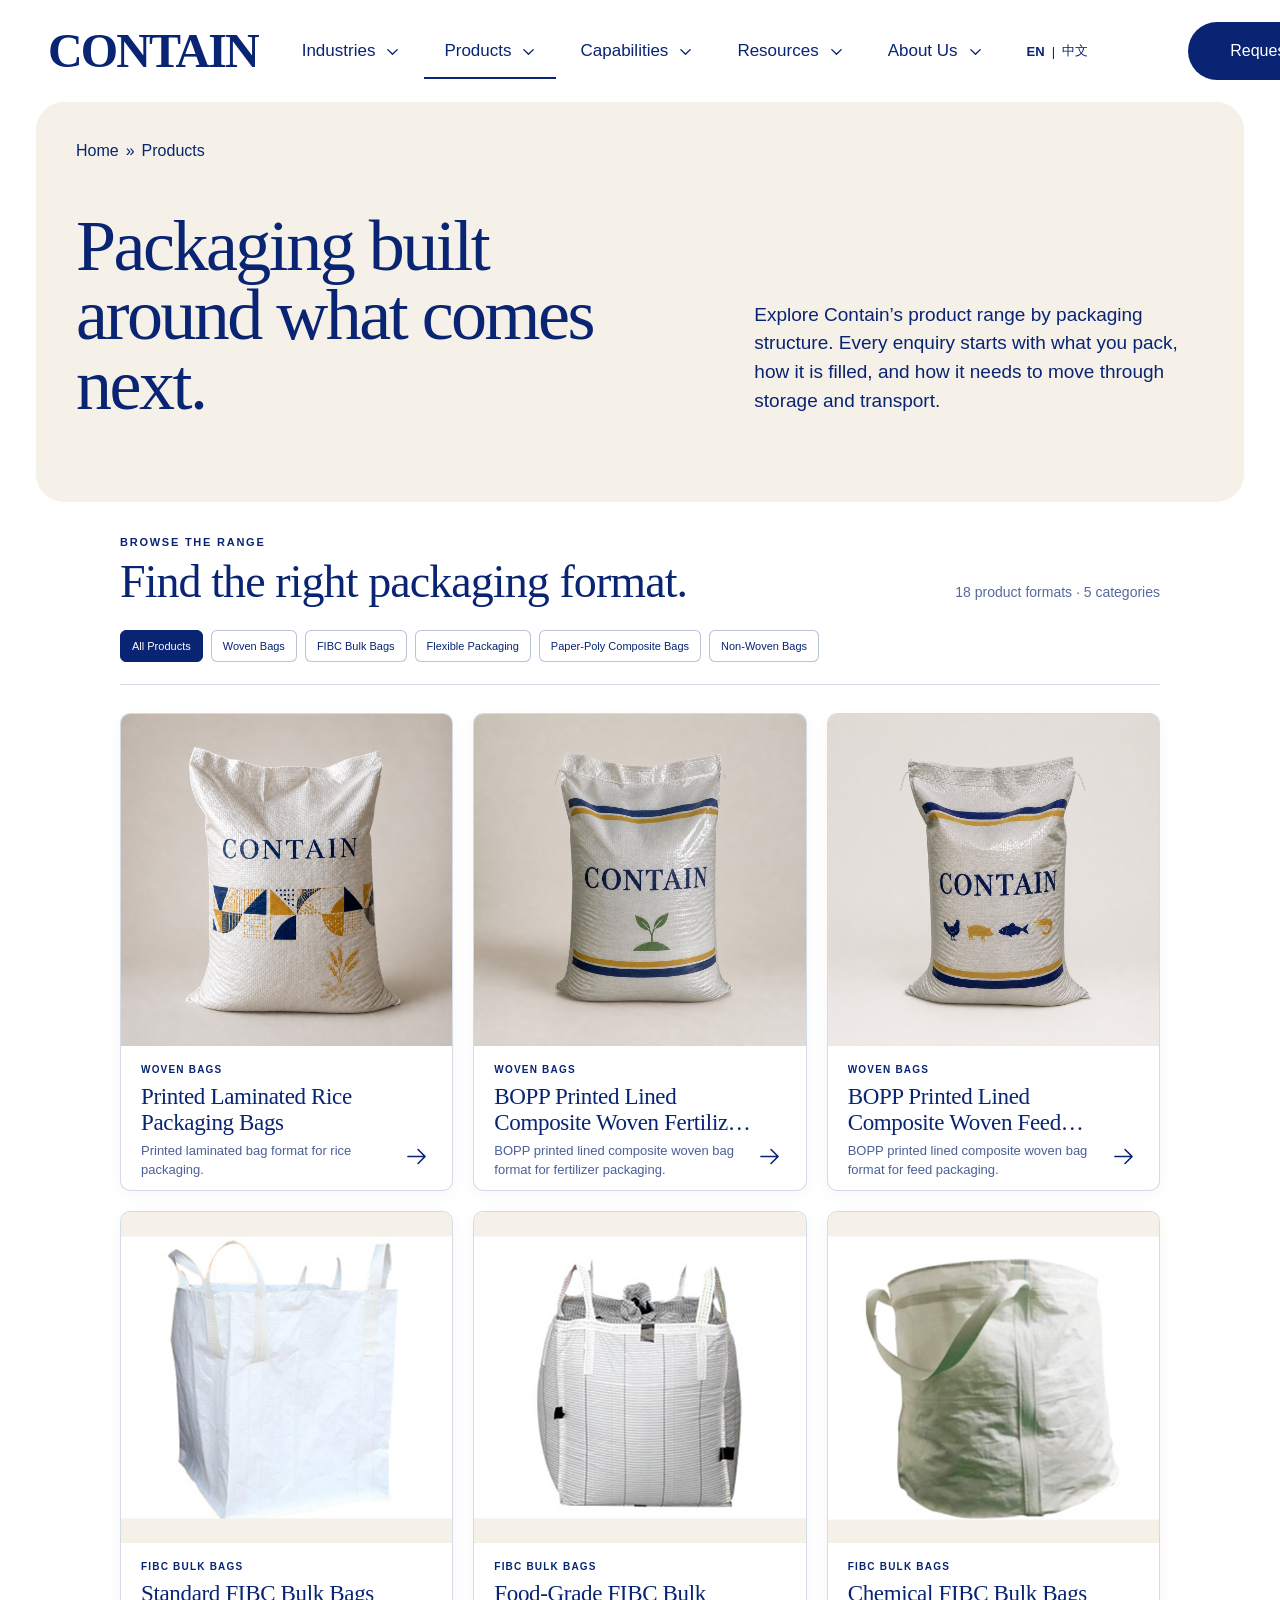
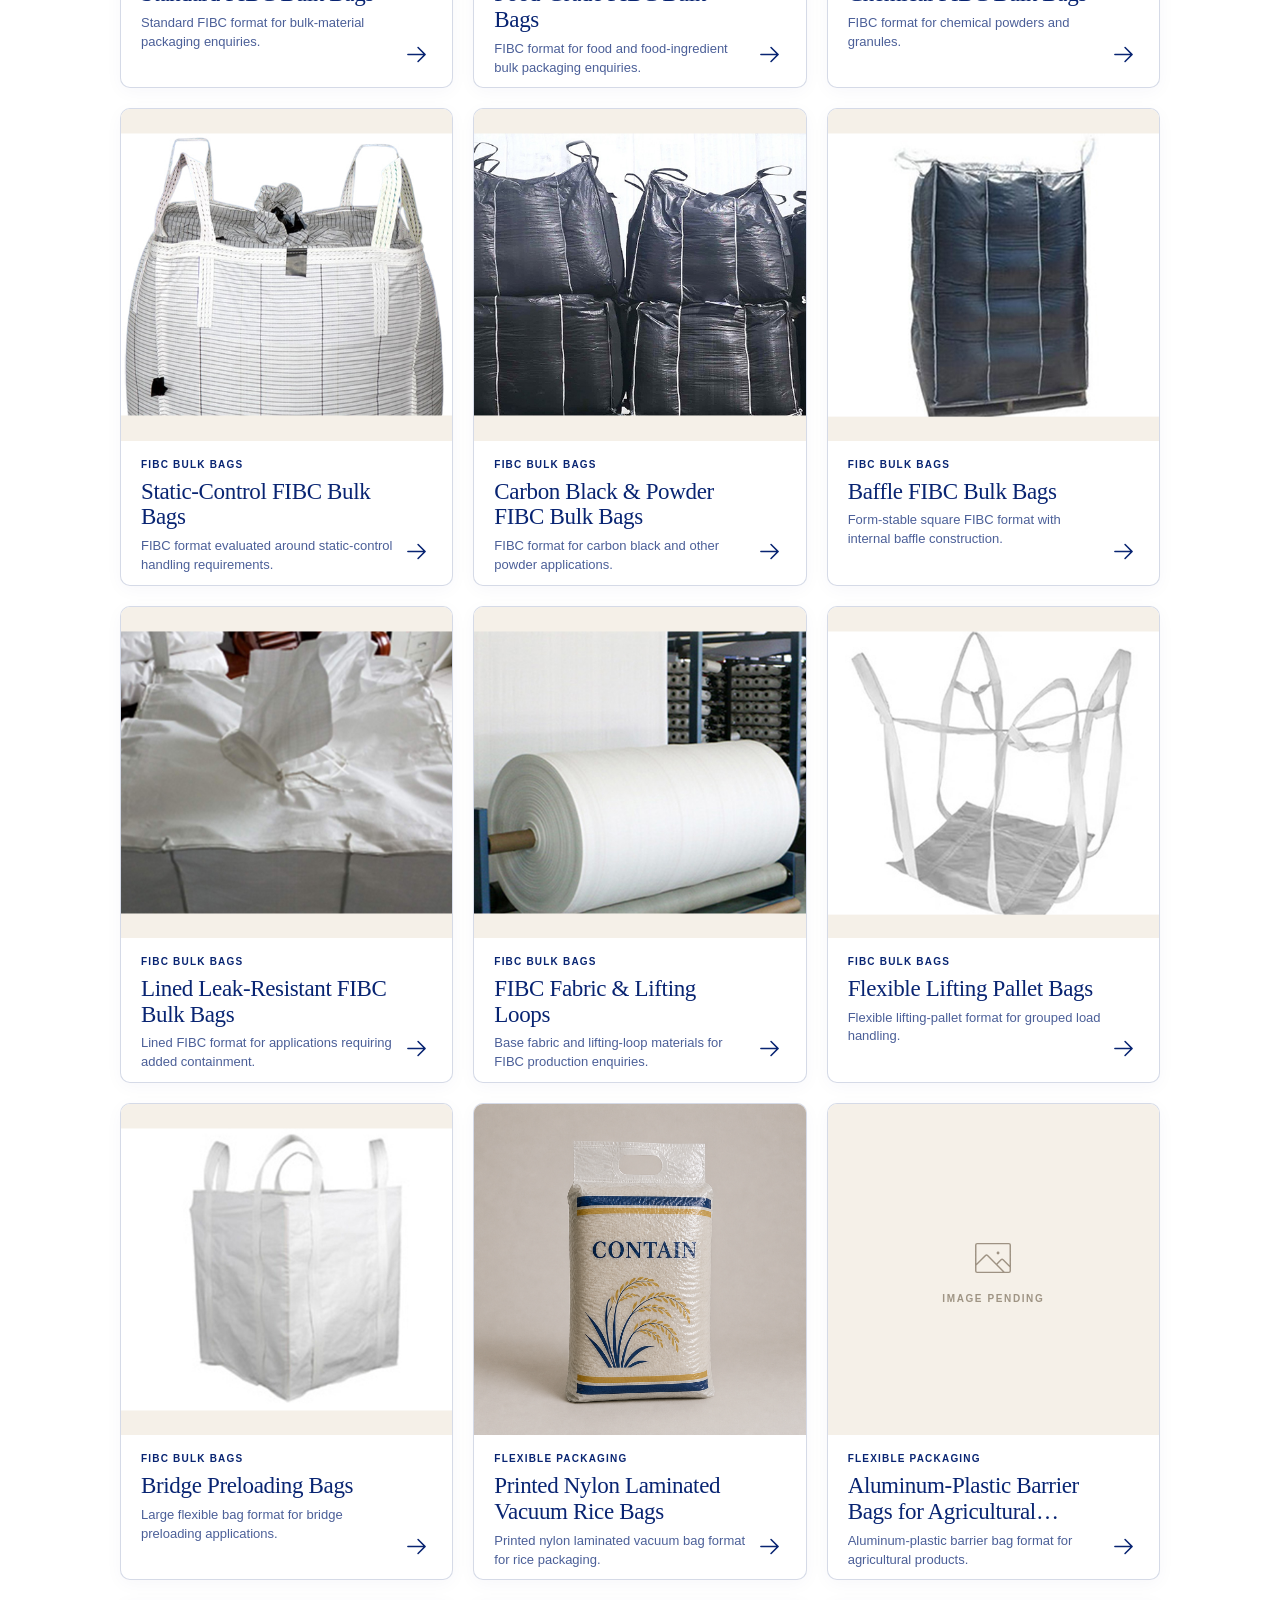
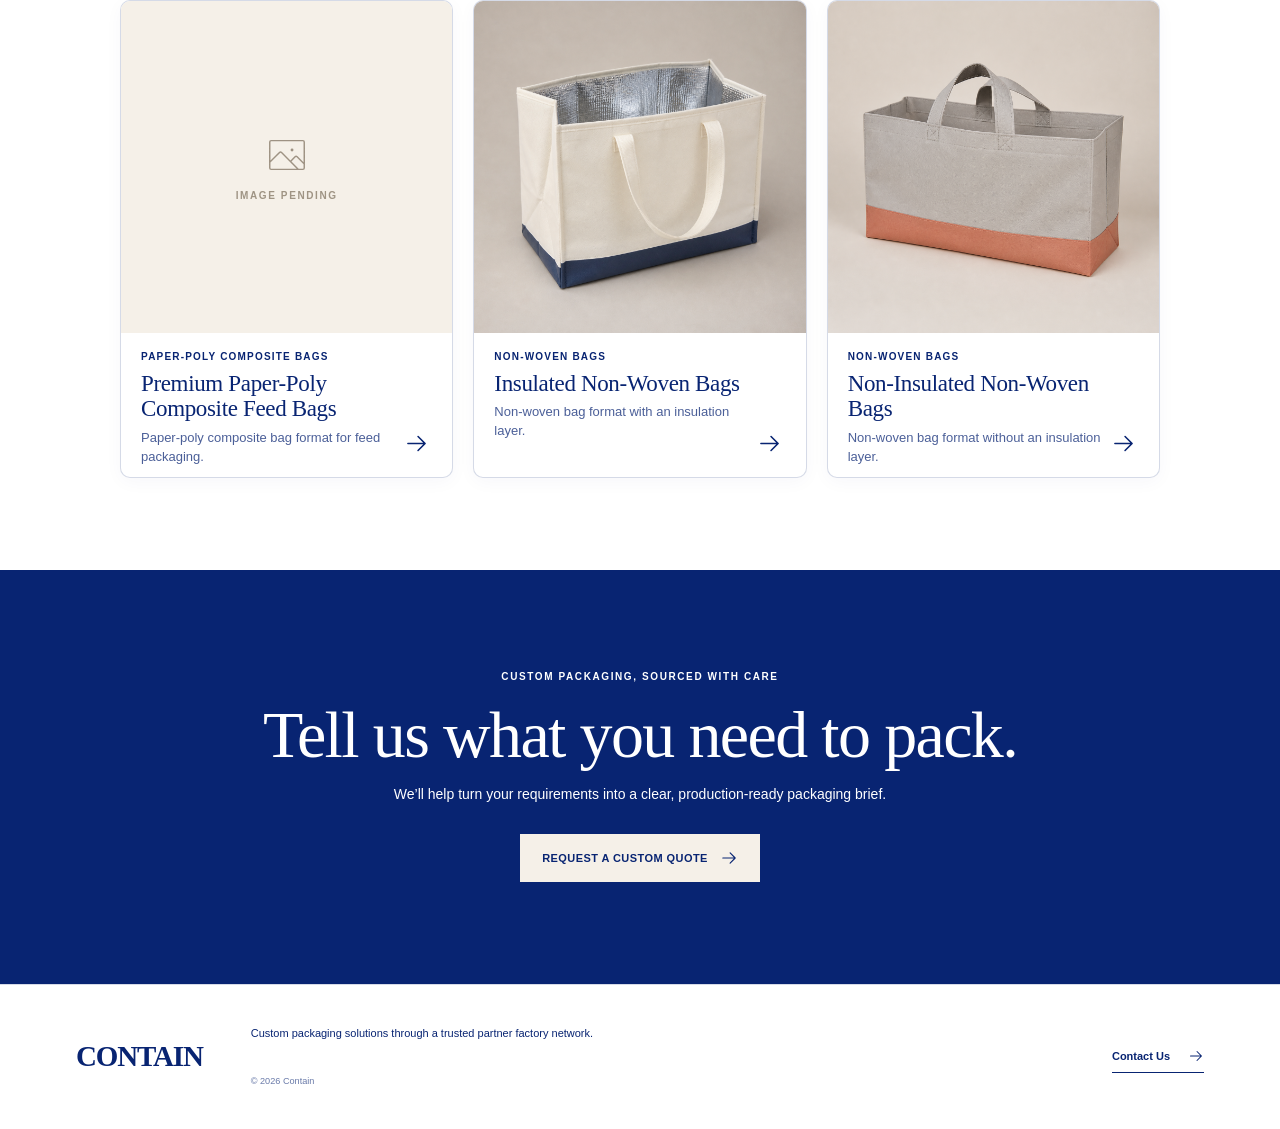
<file: index.html>
<!doctype html>
<html lang="en">
  <head>
    <meta charset="UTF-8" />
    <meta name="viewport" content="width=device-width, initial-scale=1.0" />
    <meta name="description" content="Explore Contain woven, valve, FIBC, flexible and custom barrier packaging products." />
    <title>Products | Contain Packaging</title>
    <script type="module" crossorigin src="/assets/index-e1ekRS_R.js"></script>
    <link rel="stylesheet" crossorigin href="/assets/index-BAmqGZkf.css">
  </head>
  <body>
    <div id="root"></div>
  </body>
</html>
</file>
<file: assets/index-BAmqGZkf.css>
:root{color:#082472;background:#fff;font-family:Avenir Next,Avenir,Helvetica Neue,Arial,sans-serif;font-synthesis:none;--navy: #082472;--hero: #f5f0e8;--line: rgba(8, 36, 114, .17);--serif: Baskerville, "Iowan Old Style", "Palatino Linotype", Georgia, serif}*{box-sizing:border-box}html{scroll-behavior:auto}body{margin:0;min-width:1100px;min-height:100vh;color:var(--navy);background:#fff;-webkit-font-smoothing:antialiased}html[lang=zh-Hans] body{font-family:PingFang SC,Microsoft YaHei,Noto Sans CJK SC,sans-serif}button,input,select,textarea{font:inherit}button,a{color:inherit}a{text-decoration:none}button{cursor:pointer}.site-shell{min-height:100vh;background:#fff}.content-placeholder-page{min-height:calc(100vh - 247px);display:grid;place-items:center;background:#fff}.content-placeholder-page p{margin:0;font:400 42px/1.1 var(--serif);color:#0824728c}.site-header{height:102px;padding:0 36px 0 48px;display:flex;align-items:center;gap:44px;background:#fff}.wordmark{font-family:var(--serif);font-size:48px;line-height:1;font-weight:700;letter-spacing:-.04em}.primary-nav{margin-left:auto;display:flex;align-items:stretch;align-self:stretch;gap:44px;font-size:17px}.primary-nav>a,.products-nav-link,.products-menu-toggle,.capabilities-nav-link,.capabilities-menu-toggle{min-height:100%;border:0;background:transparent;display:flex;align-items:center;white-space:nowrap}.primary-nav>a{position:relative}.primary-nav>a{gap:10px}.nav-group{position:relative;display:flex;align-items:stretch;gap:10px}.products-menu-toggle,.capabilities-menu-toggle{padding:0}.nav-group.current:after{content:"";position:absolute;left:-20px;right:-20px;bottom:23px;height:2px;background:var(--navy)}.primary-nav>a.current-link:after{content:"";position:absolute;left:-20px;right:-20px;bottom:23px;height:2px;background:var(--navy)}.products-dropdown,.capabilities-dropdown{position:absolute;z-index:20;left:-22px;top:80px;width:340px;padding:12px;background:#fff;border:1px solid var(--line);box-shadow:0 18px 45px #08247221}.capabilities-dropdown{width:390px}.products-dropdown a,.capabilities-dropdown a{min-height:48px;padding:0 10px;display:grid;grid-template-columns:28px 1fr auto;align-items:center;gap:8px;border-bottom:1px solid rgba(8,36,114,.08);font-size:13px}.products-dropdown a:last-child,.capabilities-dropdown a:last-child{border-bottom:0}.products-dropdown a span,.capabilities-dropdown a span{opacity:.55;font-size:10px}.primary-button{min-height:58px;border:0;border-radius:999px;padding:0 34px;color:#fff;background:var(--navy);display:inline-flex;align-items:center;justify-content:center;gap:12px}.header-quote{margin-left:56px;min-width:265px;font-size:16px}.language-switch{display:inline-flex;align-items:center;gap:7px;white-space:nowrap;font-size:13px}.language-switch [aria-current=true]{font-weight:800}.products-hero{height:400px;margin:0 36px;padding:40px;border-radius:28px;background:var(--hero)}.breadcrumb{display:flex;align-items:center;gap:7px;font-size:16px}.hero-layout{height:calc(100% - 34px);display:grid;grid-template-columns:1.15fr .85fr;align-items:end;gap:70px;padding-bottom:25px}.hero-layout h1{max-width:780px;margin:0;font-family:var(--serif);font-size:72px;line-height:.97;font-weight:400;letter-spacing:-.035em}.hero-layout p{max-width:540px;margin:0 0 5px;font-size:19px;line-height:1.52}.products-browser{margin:34px 120px 92px}.products-browser-heading{margin-bottom:24px;display:flex;align-items:flex-end;justify-content:space-between;gap:40px}.products-eyebrow{display:block;margin-bottom:9px;font-size:11px;line-height:1.2;font-weight:700;letter-spacing:.16em}.products-browser-heading h2{margin:0;font-family:var(--serif);font-size:46px;line-height:1.05;font-weight:400;letter-spacing:-.02em}.products-browser-heading>p{margin:0 0 4px;color:#082472ad;font-size:14px;line-height:1.4;white-space:nowrap}.product-filters{padding-bottom:22px;border-bottom:1px solid var(--line);display:flex;flex-wrap:nowrap;gap:8px}.product-filters button{min-height:32px;padding:0 11px;border:1px solid rgba(8,36,114,.28);border-radius:6px;color:var(--navy);background:#fff;font-size:11px;line-height:1;white-space:nowrap}.product-filters button.active{border-color:var(--navy);color:#fff;background:var(--navy)}.product-filters button:focus-visible{outline:2px solid var(--navy);outline-offset:3px}.product-grid{margin-top:28px;display:grid;grid-template-columns:repeat(3,minmax(0,1fr));gap:20px}.product-family-section{display:block}.product-family-heading{margin:48px 0 -4px;padding-top:32px;border-top:1px solid var(--line)}.product-family-heading h3{margin:0;font:400 36px/1.1 var(--serif);letter-spacing:-.02em}.product-grid-secondary{margin-top:24px}.product-card{overflow:hidden;border:1px solid var(--line);border-radius:10px;background:#fff;box-shadow:0 4px 18px #08247209}a.product-card{color:inherit;text-decoration:none}.product-card:focus-visible{outline:2px solid var(--navy);outline-offset:3px}.product-card-media{aspect-ratio:1 / 1;position:relative;overflow:hidden;background:var(--hero);display:flex;align-items:center;justify-content:center}.product-card-media img{width:100%;height:100%;display:block;object-fit:cover}.product-card-media>img:not([class]){object-fit:contain}.product-card-fibc .product-card-media>img:not([class]){transform:scale(1.18);transform-origin:center}.product-card-showcase-image,.product-card-real-image{position:absolute;top:0;right:0;bottom:0;left:0;transition:opacity .25s ease}.product-card-showcase-image{object-fit:cover;opacity:1}.product-card-real-image{object-fit:contain!important;opacity:0}.product-card:hover .product-card-showcase-image,.product-card:focus-visible .product-card-showcase-image{opacity:0}.product-card:hover .product-card-real-image,.product-card:focus-visible .product-card-real-image{opacity:1}.product-image-pending{width:100%;height:100%;display:flex;flex-direction:column;align-items:center;justify-content:center;gap:13px;color:#70624ea6}.product-image-pending span{font-size:10px;line-height:1;font-weight:700;letter-spacing:.16em}.product-card-copy{height:144px;padding:18px 54px 17px 20px;position:relative}.product-card-category{display:block;margin-bottom:8px;overflow:hidden;font-size:10px;line-height:1.2;font-weight:800;letter-spacing:.12em;text-transform:uppercase;white-space:nowrap;text-overflow:ellipsis}.product-card h3{margin:0 0 7px;overflow:hidden;font-family:var(--serif);font-size:23px;line-height:1.12;font-weight:400;letter-spacing:-.015em;display:-webkit-box;-webkit-line-clamp:2;-webkit-box-orient:vertical}.product-card p{margin:0;overflow:hidden;color:#082472ba;font-size:13px;line-height:1.45;display:-webkit-box;-webkit-line-clamp:2;-webkit-box-orient:vertical}.product-card-action{position:absolute;right:17px;bottom:14px;width:38px;height:38px;padding:0;border:0;color:var(--navy);background:transparent;display:grid;place-items:center}.closing-cta{padding:96px 32px 102px;text-align:center;color:#fff;background:var(--navy)}.closing-cta>span,.quote-modal>span,.success-state>span{font-size:10px;line-height:1.3;font-weight:800;letter-spacing:.16em}.closing-cta h2{max-width:780px;margin:18px auto;font-family:var(--serif);font-size:66px;line-height:1;font-weight:400;letter-spacing:-.025em}.closing-cta p{margin:0 0 32px;font-size:14px}.light-button{min-height:48px;padding:0 22px;border:0;color:var(--navy);background:var(--hero);display:inline-flex;align-items:center;gap:12px;font-size:11px;font-weight:800;letter-spacing:.04em;text-transform:uppercase}footer{min-height:145px;padding:34px 76px;display:grid;grid-template-columns:auto 1fr auto;gap:20px 48px;align-items:center;border-top:1px solid var(--line);font-size:11px}.footer-wordmark{grid-row:span 2;font-size:29px}footer p{margin:0}footer small{grid-column:2;opacity:.6}footer button{grid-row:span 2;border:0;border-bottom:1px solid currentColor;padding:8px 0;background:transparent;display:flex;align-items:center;gap:18px;font-weight:700}.modal-backdrop{position:fixed;z-index:100;top:0;right:0;bottom:0;left:0;padding:24px;display:grid;place-items:center;background:#020b289e;-webkit-backdrop-filter:blur(6px);backdrop-filter:blur(6px)}.quote-modal{position:relative;width:min(620px,100%);max-height:calc(100vh - 48px);overflow:auto;padding:56px;background:#fff;box-shadow:0 24px 90px #0000004d}.modal-close{position:absolute;top:18px;right:18px;width:42px;height:42px;border:1px solid rgba(8,36,114,.25);background:transparent;display:grid;place-items:center}.quote-modal h2{margin:14px 0 16px;font-family:var(--serif);font-size:54px;line-height:1;font-weight:400}.quote-modal>p,.success-state p{font-size:13px;line-height:1.65}.quote-modal form{margin-top:28px;display:grid;gap:17px}.quote-modal label{display:grid;gap:7px;font-size:10px;font-weight:800;letter-spacing:.1em;text-transform:uppercase}.quote-modal input,.quote-modal select,.quote-modal textarea{width:100%;border:1px solid rgba(8,36,114,.28);border-radius:0;padding:13px 14px;color:var(--navy);background:#fff;font-size:13px;text-transform:none;letter-spacing:normal}.form-submit{justify-self:start;min-height:48px}.quote-shell{width:min(1200px,calc(100% - 96px));margin:0 auto}.quote-hero{min-height:224px;padding:26px 0 32px;background:var(--hero)}.quote-breadcrumb{margin-bottom:25px;display:flex;align-items:center;gap:9px;font-size:13px}.quote-hero .quote-shell>span{display:block;margin-bottom:12px;font-size:13px;font-weight:700}.quote-hero h1{margin:0;font:400 48px/1.04 var(--serif);letter-spacing:-.025em}.quote-hero p{margin:14px 0 0;font-size:15px}.quote-main{padding:36px 0 0}.quote-list-section>h2,.quote-contact>h2{margin:0 0 28px;font:400 30px/1.1 var(--serif)}.quote-undo{margin:-12px 0 16px;padding:10px 14px;background:#edf5ec;display:flex;justify-content:space-between;font-size:13px}.quote-undo button{border:0;border-bottom:1px solid currentColor;background:transparent}.quote-list-item{min-height:240px;padding:0 0 26px;margin-bottom:26px;border-bottom:1px solid var(--line);display:grid;grid-template-columns:220px 1fr;gap:34px}.quote-list-item figure{width:220px;height:220px;margin:0;border-radius:5px;overflow:hidden;background:var(--hero)}.quote-list-item figure img{width:100%;height:100%;display:block;object-fit:contain}.quote-list-item-body{padding:8px 0 0}.quote-list-item h3{margin:0 0 30px;font:400 27px/1.15 var(--serif)}.quote-item-specs{display:grid;grid-template-columns:repeat(5,minmax(110px,1fr));gap:16px;align-items:end}.quote-item-specs>div{min-width:0}.quote-item-specs span{display:block;min-height:31px;margin-bottom:8px;font-size:12px;line-height:1.3}.quote-item-specs strong{min-height:46px;padding:0 14px;border-radius:4px;color:#fff;background:var(--navy);display:flex;align-items:center;justify-content:center;text-align:center;font-size:13px;line-height:1.2}.quote-item-specs .quote-item-quantity{padding-left:20px;border-left:1px solid var(--line)}.quote-item-specs .quote-item-quantity strong{padding:0;color:var(--navy);background:transparent;justify-content:flex-start;font-size:16px}.quote-item-actions{margin-top:25px;display:flex;justify-content:flex-end;gap:28px}.quote-item-actions a,.quote-item-actions button{padding:0;border:0;background:transparent;display:inline-flex;align-items:center;gap:7px;font-size:13px}.quote-add-product{min-height:62px;border:1px solid var(--navy);border-radius:4px;display:flex;align-items:center;justify-content:center;gap:11px;font-weight:700}.quote-empty{padding:52px 24px;margin-bottom:22px;text-align:center;background:var(--hero)}.quote-empty h3{margin:0 0 8px;font:400 30px/1.1 var(--serif)}.quote-empty p{margin:0 0 20px}.quote-empty a{display:inline-flex;align-items:center;gap:9px;font-weight:700}.quote-contact{margin-top:38px;padding:34px 30px 24px;border-radius:5px;background:var(--hero)}.quote-contact-grid{display:grid;grid-template-columns:repeat(3,minmax(0,1fr));gap:22px 28px}.quote-contact label{min-width:0;display:block;font-size:12px;font-weight:700}.quote-contact label em{margin-left:3px;color:#b71928;font-style:normal}.quote-contact input,.quote-contact select,.quote-contact textarea{width:100%;margin-top:9px;border:1px solid rgba(8,36,114,.24);border-radius:4px;color:var(--navy);background:#fff;font-size:13px}.quote-contact input,.quote-contact select{height:48px;padding:0 14px}.quote-contact textarea{padding:13px 14px;resize:vertical}.quote-contact label small{display:block;margin-top:5px;color:#b71928}.quote-contact .span-2{grid-column:span 2}.quote-contact .full{grid-column:1 / -1}.quote-input-icon{position:relative}.quote-input-icon svg{position:absolute;top:24px;right:13px}.quote-file>span{display:block;margin-top:6px;color:#082472a6;font-size:11px;font-weight:400}.quote-file>div{width:max-content;min-height:44px;margin-top:10px;padding:0 14px;border:1px solid rgba(8,36,114,.3);border-radius:4px;background:#fff;display:flex;align-items:center;gap:10px;position:relative;overflow:hidden}.quote-file input{position:absolute;top:0;right:0;bottom:0;left:0;opacity:0;cursor:pointer}.quote-submit-bar{min-height:94px;margin-top:24px;padding:17px 18px;border:1px solid rgba(8,36,114,.22);border-radius:4px;background:#fff;display:grid;grid-template-columns:auto 1fr auto auto;align-items:center;gap:20px}.quote-submit-bar>div{display:grid;gap:6px}.quote-submit-bar>div span{font-size:11px}.quote-submit-bar>a{font-size:12px;font-weight:700}.quote-submit-bar>button{min-width:205px;min-height:56px;border:0;border-radius:4px;color:#fff;background:var(--navy)}.quote-submit-bar>button:disabled{opacity:.45;cursor:not-allowed}.quote-steps{margin:42px 0 54px;display:grid;grid-template-columns:repeat(3,minmax(0,1fr));gap:30px}.quote-steps article{display:grid;grid-template-columns:auto 1fr auto;align-items:center;gap:16px}.quote-steps article>span{width:68px;height:68px;border-radius:50%;background:var(--hero);display:grid;place-items:center}.quote-steps h3{margin:0 0 7px;font-size:15px}.quote-steps p{margin:0;color:#082472b8;font-size:12px;line-height:1.5}.quote-page+.closing-cta{padding:55px 32px 60px}.quote-page+.closing-cta h2{font-size:48px}.quote-success-page{min-height:calc(100vh - 247px);padding:70px 48px;background:var(--hero);display:grid;place-items:center}.quote-success-page>section{width:min(900px,100%);padding:65px 70px;background:#fff;text-align:center}.quote-success-page>section>span{display:block;margin:20px 0 13px;font-size:11px;font-weight:800;letter-spacing:.15em}.quote-success-page h1{margin:0;font:400 58px/1.05 var(--serif)}.quote-success-warning{margin:20px 0 28px;padding:12px;color:#7e3d14;background:#fff5df}.quote-success-summary{margin:30px 0;display:grid;grid-template-columns:repeat(3,minmax(0,1fr));border:1px solid var(--line)}.quote-success-summary>div{min-height:105px;padding:22px 14px;border-right:1px solid var(--line);display:grid;align-content:center;gap:8px}.quote-success-summary>div:last-child{border-right:0}.quote-success-summary span{font-size:12px}.quote-success-summary strong{font-size:18px;overflow-wrap:anywhere}.quote-success-page ul{margin:0 0 28px;padding:0;list-style:none;display:grid;gap:8px}.quote-success-actions{display:flex;justify-content:center;gap:14px}.quote-success-actions a{min-height:48px;padding:0 19px;border:1px solid var(--navy);display:inline-flex;align-items:center;gap:10px;font-weight:700}.quote-success-actions a:first-child{color:#fff;background:var(--navy)}.industries-discovery-page{background:#fff}.industries-discovery-hero{min-height:900px;margin:0 36px;position:relative;overflow:hidden;border-radius:28px;background:var(--hero)}.industries-discovery-hero-image{width:100%;height:100%;position:absolute;top:0;right:0;bottom:0;left:0;display:block;object-fit:cover;object-position:center}.industries-discovery-hero-content{width:54%;min-height:900px;padding:78px 0 64px 50px;position:relative;z-index:1;display:flex;flex-direction:column;align-items:flex-start}.industries-discovery-hero h1{max-width:650px;margin:0;font:400 78px/.98 var(--serif);letter-spacing:-.04em}.industries-discovery-hero-content>p{max-width:500px;margin:22px 0 30px;font-size:18px;line-height:1.5}.industries-discovery-selector{width:min(570px,100%);padding:28px;border:1px solid rgba(8,36,114,.08);border-radius:22px;background:#fffffff0;box-shadow:0 8px 28px #3a2d1f09}.industries-discovery-selector h2{margin:0 0 18px;font:400 28px/1.15 var(--serif);letter-spacing:-.02em}.industries-discovery-options{display:grid;grid-template-columns:repeat(2,minmax(0,1fr));gap:10px}.industries-discovery-options button{min-height:66px;padding:10px 15px;border:1px solid rgba(8,36,114,.16);border-radius:10px;color:var(--navy);background:#fff;display:flex;align-items:center;gap:12px;text-align:left;font-size:13px;line-height:1.25}.industries-discovery-options button.active{border-color:var(--navy);color:#fff;background:var(--navy);box-shadow:0 8px 18px #0824721f}.industries-discovery-options button:focus-visible,.industries-discovery-primary:focus-visible,.industries-discovery-text-action:focus-visible,.industry-path-card a:focus-visible,.industry-path-card button:focus-visible,.industry-recommendation-card:focus-visible{outline:2px solid var(--navy);outline-offset:3px}.industries-discovery-primary{width:100%;min-height:58px;margin-top:16px;padding:0 26px;border:0;border-radius:999px;color:#fff;background:var(--navy);display:flex;align-items:center;justify-content:center;gap:13px;font-size:14px}.industries-discovery-text-action{width:100%;min-height:48px;margin-top:7px;padding:0 12px;border:0;color:var(--navy);background:transparent;display:flex;align-items:center;justify-content:center;gap:13px;font-size:13px;font-weight:600}.industry-recommendations{padding:66px 54px 48px;scroll-margin-top:24px}.industry-recommendations-heading{margin-bottom:30px;text-align:center}.industry-recommendations-heading h2{margin:0;font:400 43px/1.08 var(--serif);letter-spacing:-.025em}.industry-recommendations-heading p{margin:14px 0 0;font-size:16px}.industry-recommendation-grid{display:grid;grid-template-columns:repeat(4,minmax(0,1fr));gap:22px}.industry-recommendation-grid.is-two{width:min(100%,840px);margin-inline:auto;grid-template-columns:repeat(2,minmax(0,1fr))}.industry-recommendation-card{min-width:0;overflow:hidden;border:1px solid var(--line);border-radius:17px;color:var(--navy);background:#fff;box-shadow:0 4px 18px #08247208;transition:border-color .18s ease,transform .18s ease}.industry-recommendation-card:hover{border-color:#0824725c;transform:translateY(-2px)}.industry-recommendation-card-media{height:245px;position:relative;overflow:hidden;background:var(--hero);display:flex;align-items:center;justify-content:center}.industry-recommendation-card-media>img{width:100%;height:100%;display:block;object-fit:cover;object-position:center}.industry-recommendation-grid.is-two .industry-recommendation-card-media{height:auto;aspect-ratio:1.05 / 1}.industry-recommendation-grid.is-two .industry-recommendation-card-copy{min-height:64px;padding-block:12px}.industry-recommendation-showcase-image,.industry-recommendation-real-image{position:absolute;top:0;right:0;bottom:0;left:0;transition:opacity .25s ease}.industry-recommendation-showcase-image{opacity:1}.industry-recommendation-real-image{object-fit:contain!important;opacity:0}.industry-recommendation-card:hover .industry-recommendation-showcase-image,.industry-recommendation-card:focus-visible .industry-recommendation-showcase-image{opacity:0}.industry-recommendation-card:hover .industry-recommendation-real-image,.industry-recommendation-card:focus-visible .industry-recommendation-real-image{opacity:1}.industry-product-image-empty{width:100%;height:100%;background:var(--hero)}.industry-recommendation-card-copy{min-height:92px;padding:18px 48px 17px 18px;position:relative;display:flex;align-items:center}.industry-recommendation-card-copy h3{margin:0;font:400 20px/1.15 var(--serif);letter-spacing:-.012em}.industry-recommendation-card-copy>span{width:38px;height:38px;position:absolute;right:10px;bottom:10px;display:grid;place-items:center;transition:transform .18s ease}.industry-recommendation-card:hover .industry-recommendation-card-copy>span{transform:translate(3px)}.industry-path-card{margin-left:54px;margin-right:54px;overflow:hidden;border:1px solid rgba(8,36,114,.07);border-radius:22px;background:var(--hero)}.industry-path-card h2{margin:0;font:400 42px/1.02 var(--serif);letter-spacing:-.025em}.industry-path-card a,.industry-path-card button{margin-top:24px;padding:0;border:0;color:var(--navy);background:transparent;display:inline-flex;align-items:center;gap:13px;font-size:14px;font-weight:700}.industry-path-known{min-height:230px;padding:40px 56px;display:grid;grid-template-columns:58% 42%;align-items:center}.industry-path-known h2{max-width:360px}.industry-path-known>img{width:300px;height:180px;justify-self:center;object-fit:contain;opacity:.86}.industry-path-help{min-height:250px;margin-top:18px;padding:38px 58px;display:grid;grid-template-columns:104px minmax(0,690px);align-items:center;gap:34px}.industry-path-help>svg{justify-self:center}.industry-path-help h2{font-size:41px}.industry-path-help p{max-width:690px;margin:13px 0 0;font-size:15px;line-height:1.55}.industry-path-help button{margin-top:18px}.industry-sourcing-steps{padding:58px 68px 72px}.industry-sourcing-steps>h2{margin:0 0 38px;text-align:center;font:400 37px/1.1 var(--serif);letter-spacing:-.02em}.industry-sourcing-steps>div{display:grid;grid-template-columns:repeat(3,minmax(0,1fr));gap:34px}.industry-sourcing-steps article{min-width:0;display:grid;grid-template-columns:80px 1fr;align-items:center;gap:20px}.industry-sourcing-steps article>span{width:80px;height:80px;border-radius:50%;background:var(--hero);display:grid;place-items:center}.industry-sourcing-steps h3{margin:0 0 8px;font:400 21px/1.15 var(--serif)}.industry-sourcing-steps p{margin:0;color:#082472b8;font-size:13px;line-height:1.48}.industries-hero{height:400px;margin:0 64px;padding:36px 40px;border-radius:28px;background:var(--hero);display:grid;grid-template-columns:minmax(0,56%) minmax(0,44%);align-items:center;overflow:hidden}.industries-hero-copy{align-self:stretch;display:flex;flex-direction:column;justify-content:flex-start;padding-top:3px}.industries-hero .breadcrumb{margin-bottom:40px}.industries-hero h1{margin:0 0 25px;font-family:var(--serif);font-size:66px;line-height:1;font-weight:400;letter-spacing:-.025em;white-space:nowrap}.industries-hero p{max-width:650px;margin:0;font-size:19px;line-height:1.45;letter-spacing:-.01em}.industries-hero-art{height:100%;min-width:0;display:flex;align-items:center;justify-content:center;background:transparent}.industries-hero-art img{width:100%;height:100%;max-width:530px;max-height:330px;object-fit:contain;background:transparent}.industry-grid{margin:28px 64px 76px;display:grid;grid-template-columns:repeat(2,minmax(0,1fr));gap:18px 26px}.industry-card{aspect-ratio:3 / 2;overflow:hidden;border:1px solid var(--line);border-radius:16px;background:#fff;display:flex;flex-direction:column}.industry-card>img,.industry-image-pending{width:100%;height:auto;min-height:0;flex:1 1 auto;display:block}.industry-card>img{object-fit:cover;image-rendering:auto}.industry-image-pending{padding:18px;border-bottom:1px solid rgba(8,36,114,.08);background:linear-gradient(135deg,#f7f3ec,#eee7dc);display:flex;align-items:flex-end}.industry-image-pending span{font-size:10px;font-weight:800;letter-spacing:.16em;opacity:.52}.food-image{object-position:center 52%}.grain-image{object-position:center 44%}.fertilizer-image{object-position:center 58%}.feed-image{object-position:center 42%}.fibc-image{padding:18px;object-fit:contain!important;background:var(--hero)}.industry-card-copy{height:106px;min-height:106px;padding:17px 60px 15px 19px;position:relative}.industry-card h2{margin:0 0 7px;font-family:var(--serif);font-size:24px;line-height:1.1;font-weight:400;letter-spacing:-.015em;white-space:nowrap}.industry-card p{margin:0;overflow:hidden;font-size:14px;line-height:1.35;white-space:nowrap;text-overflow:ellipsis}a.industry-card{color:inherit;text-decoration:none}.industry-card-action{position:absolute;top:50%;right:17px;transform:translateY(-50%);width:34px;height:40px;margin-left:auto;color:var(--navy);display:grid;place-items:center;transition:transform .18s ease}.industry-card-action:hover{transform:translate(4px,-50%)}.industry-detail-hero{margin:0 36px;height:410px;border-radius:28px;overflow:hidden;display:grid;grid-template-columns:58% 42%;background:var(--hero)}.industry-detail-hero.text-only{grid-template-columns:1fr}.industry-detail-hero-copy{padding:42px 40px}.industry-detail-hero-copy h1{max-width:760px;margin:58px 0 25px;font:400 66px/1.02 var(--serif);letter-spacing:-.04em;color:var(--navy)}.industry-detail-hero-copy p{max-width:670px;margin:0;font-size:19px;line-height:1.5}.industry-detail-hero-media{position:relative;width:100%;height:100%;min-width:0;min-height:0;overflow:hidden}.industry-detail-hero-media:after{content:"";position:absolute;top:0;right:0;bottom:0;left:0;background:linear-gradient(90deg,var(--hero) 0%,rgba(245,240,232,.16) 28%,rgba(245,240,232,0) 55%)}.industry-detail-hero-media img{width:100%;height:100%;display:block;object-fit:cover}.industry-detail-products{padding:74px 64px 82px}.industry-detail-heading{margin-bottom:30px;display:flex;align-items:flex-end;justify-content:space-between;gap:30px}.industry-detail-heading span{font-size:13px;font-weight:700;letter-spacing:.11em}.industry-detail-heading h2{margin:12px 0 0;font:400 42px/1.1 var(--serif);color:var(--navy)}.industry-detail-heading>p{margin:0 0 5px;color:#082472a3;font-size:15px}.industry-product-grid{display:grid;grid-template-columns:repeat(3,1fr);gap:22px}.industry-product-card{min-height:228px;border:1px solid var(--line);border-radius:18px;padding:26px 25px 23px;background:#fff;display:flex;flex-direction:column}.industry-product-card>span{color:#08247294;font-size:11px;font-weight:700;letter-spacing:.095em;text-transform:uppercase}.industry-product-card h3{margin:29px 0 12px;font:400 28px/1.12 var(--serif);color:var(--navy)}.industry-product-card p{margin:0 0 20px;color:#082472ad;font-size:14px;line-height:1.45}.industry-product-card a{margin-top:auto;color:var(--navy);font-size:14px;font-weight:700}.product-detail-hero{height:410px;margin:0 36px;padding:42px 40px;border-radius:28px;background:var(--hero)}.product-detail-hero .breadcrumb{margin-bottom:58px}.product-detail-category{font-size:11px;font-weight:700;letter-spacing:.095em;text-transform:uppercase}.product-detail-hero h1{max-width:900px;margin:16px 0 20px;font:400 66px/1.02 var(--serif);letter-spacing:-.04em;color:var(--navy)}.product-detail-hero>p{margin:0;font-size:19px;line-height:1.5}.product-detail-content{padding:72px 64px 92px}.product-detail-specifications>span{display:block;margin-bottom:24px;font-size:11px;font-weight:800;letter-spacing:.16em}.product-detail-spec-grid{display:grid;grid-template-columns:repeat(3,minmax(0,1fr));border-top:1px solid var(--line);border-left:1px solid var(--line)}.product-detail-spec-grid article{min-height:190px;padding:28px;border-right:1px solid var(--line);border-bottom:1px solid var(--line)}.product-detail-spec-grid h2{margin:0 0 17px;font:400 25px/1.15 var(--serif)}.product-detail-spec-grid ul{margin:0;padding:0;list-style:none}.product-detail-spec-grid li{padding:6px 0 6px 14px;position:relative;color:#082472c2;font-size:14px;line-height:1.45}.product-detail-spec-grid li:before{content:"•";position:absolute;left:0}.product-detail-gallery{margin-top:72px}.product-detail-gallery>div:first-child{margin-bottom:26px;display:flex;align-items:flex-end;justify-content:space-between;gap:40px}.product-detail-gallery h2{margin:0;font:400 42px/1.08 var(--serif)}.product-detail-gallery p{max-width:620px;margin:0;color:#082472ad;font-size:13px;line-height:1.55}.product-detail-gallery-grid{display:grid;grid-template-columns:repeat(3,minmax(0,1fr));gap:22px}.product-detail-gallery figure{aspect-ratio:4 / 3;margin:0;overflow:hidden;border-radius:18px;background:var(--hero)}.product-detail-gallery img{width:100%;height:100%;display:block;object-fit:contain}.product-detail-fibc-hero{height:610px;padding:0;background:#fff}.product-detail-fibc-hero .breadcrumb{margin-bottom:48px}.product-detail-fibc-hero-layout{height:100%;display:grid;grid-template-columns:1.02fr .98fr;gap:58px;align-items:stretch}.product-detail-fibc-hero-copy{padding:50px 38px 45px 0;display:flex;flex-direction:column;justify-content:center;align-items:flex-start}.product-detail-fibc-hero-copy h1{max-width:650px;margin:18px 0 22px;font:400 64px/1 var(--serif);letter-spacing:-.04em;color:var(--navy)}.product-detail-fibc-hero-copy>p{max-width:570px;margin:0 0 34px;font-size:18px;line-height:1.52}.product-detail-fibc-hero-copy .primary-button{min-height:48px;padding:0 24px}.product-detail-fibc-hero-media{height:100%;margin:0;overflow:hidden;border-radius:22px;background:var(--hero)}.product-detail-fibc-hero img{width:100%;height:100%;display:block;object-fit:contain}.product-detail-fibc-content{width:min(1368px,calc(100% - 72px));margin:0 auto;padding:36px 0 0}.product-detail-fibc-section-heading{max-width:820px;margin-bottom:26px}.product-detail-fibc-section-heading h2,.product-detail-fibc-structures>h2,.product-detail-fibc-applications>h2{margin:0 0 14px;font:400 40px/1.08 var(--serif);color:var(--navy)}.product-detail-fibc-section-heading p{margin:0;color:#082472ad;font-size:14px;line-height:1.6}.product-detail-fibc-decision{padding:40px 0 58px}.product-detail-fibc-decision-grid{display:grid;grid-template-columns:repeat(6,minmax(0,1fr));gap:14px}.product-detail-fibc-decision-grid article{min-height:222px;padding:24px 18px;border:1px solid var(--line);border-radius:12px;background:#fff;display:flex;flex-direction:column;text-align:center}.product-detail-fibc-decision-grid span{min-height:38px;color:var(--navy);font-size:14px;font-weight:700;line-height:1.35}.product-detail-fibc-decision-grid strong{margin:28px 0 16px;color:var(--navy);font:400 21px/1.25 var(--serif)}.product-detail-fibc-decision-grid p{margin:auto 0 0;padding-top:16px;border-top:1px solid var(--line);color:#082472a8;font-size:12px;line-height:1.55}.product-detail-fibc-structures{padding:50px 0 58px;border-top:1px solid var(--line)}.product-detail-fibc-structure-grid{display:grid;grid-template-columns:repeat(4,minmax(0,1fr));gap:22px}.product-detail-fibc-structure-grid article{overflow:hidden;border:1px solid var(--line);border-radius:14px;background:#fff}.product-detail-fibc-structure-grid figure{height:190px;margin:0;overflow:hidden;background:var(--hero)}.product-detail-fibc-structure-grid img{width:100%;height:100%;display:block;object-fit:contain}.product-detail-fibc-structure-grid article:nth-child(2) img,.product-detail-fibc-structure-grid article:nth-child(3) img{transform:scale(1.34);transform-origin:52% 22%}.product-detail-fibc-structure-grid article:nth-child(4) img{transform:scale(1.15)}.product-detail-fibc-structure-grid div{min-height:142px;padding:19px 20px 22px}.product-detail-fibc-structure-grid h3{margin:0 0 9px;color:var(--navy);font:400 22px/1.2 var(--serif)}.product-detail-fibc-structure-grid p{margin:0;color:#082472ad;font-size:13px;line-height:1.55}.product-detail-fibc-applications{padding:50px 0 58px;border-top:1px solid var(--line)}.product-detail-fibc-application-grid{display:grid;grid-template-columns:repeat(3,minmax(0,1fr));gap:24px}.product-detail-fibc-application-grid article{overflow:hidden;border:1px solid var(--line);border-radius:14px;background:#fff}.product-detail-fibc-application-grid figure{aspect-ratio:16 / 8.5;margin:0;overflow:hidden;background:var(--hero)}.product-detail-fibc-application-grid img{width:100%;height:100%;display:block;object-fit:cover}.product-detail-fibc-application-grid div{min-height:104px;padding:18px 20px}.product-detail-fibc-application-grid h3{margin:0 0 8px;color:var(--navy);font:400 23px/1.2 var(--serif)}.product-detail-fibc-application-grid p{margin:0;color:#082472ad;font-size:13px;line-height:1.5}.product-detail-fibc-enquiry{margin-top:8px;padding:62px 48px 68px;display:grid;grid-template-columns:.72fr 1.28fr;gap:68px;border-radius:18px 18px 0 0;background:var(--hero)}.product-detail-fibc-enquiry h2{margin:0 0 18px;font:400 43px/1.08 var(--serif)}.product-detail-fibc-enquiry>div p{margin:0;color:#082472ad;line-height:1.55}.product-detail-fibc-enquiry ol{margin:0 0 28px;padding:0;list-style:none}.product-detail-fibc-enquiry li{min-height:52px;padding:14px 8px;display:flex;gap:22px;border-bottom:1px solid var(--line)}.product-detail-fibc-enquiry li strong{color:#08247266;font-size:11px}.product-detail-fibc-enquiry li span{font-size:14px;line-height:1.4}.product-detail-fibc-enquiry .primary-button{min-height:50px;padding:0 24px}.config-detail-page{width:min(1320px,calc(100% - 72px));margin:0 auto;padding:12px 0 32px}.config-detail-breadcrumb{min-height:50px;display:flex;align-items:center;gap:13px;font-size:14px}.config-detail-hero{display:grid;grid-template-columns:.92fr 1.08fr;gap:64px;align-items:start;padding:0 0 52px}.config-detail-gallery{min-width:0}.config-detail-hero-media{height:500px;margin:0;overflow:hidden;border-radius:5px;background:#e8dfd5}.config-detail-hero-media img{width:100%;height:100%;display:block;object-fit:contain}.config-detail-thumbnails{margin-top:15px;display:flex;gap:13px}.config-detail-thumbnails button{width:112px;height:112px;padding:0;overflow:hidden;border:1px solid transparent;border-radius:5px;background:#e8dfd5}.config-detail-thumbnails button.active{border:2px solid var(--navy)}.config-detail-thumbnails img{width:100%;height:100%;display:block;object-fit:contain}.config-detail-copy{padding-top:12px}.config-detail-copy>span{display:block;margin-bottom:18px;font-size:16px;font-weight:700}.config-detail-copy h1{margin:0;font:400 50px/1.08 var(--serif);letter-spacing:-.025em}html[lang=zh-Hans] .config-detail-copy h1{font-family:Songti SC,STSong,serif}.config-detail-copy>p{max-width:650px;margin:25px 0 42px;font-size:17px;line-height:1.7}.config-detail-highlights{min-height:155px;display:grid;grid-template-columns:repeat(4,minmax(0,1fr));border:1px solid var(--line);border-radius:7px}.config-detail-highlights article{min-width:0;padding:24px 10px 19px;border-right:1px solid var(--line);text-align:center;display:flex;flex-direction:column;align-items:center;gap:10px}.config-detail-highlights article:last-child{border-right:0}.config-detail-highlights strong{font-size:14px;line-height:1.35}.config-detail-highlights small{font-size:14px;line-height:1.2;font-weight:700}.config-detail-features{margin-top:45px}.config-detail-features h2{margin:0 0 22px;font-size:16px}.config-detail-features ul{margin:0;padding:0;list-style:none;display:grid;gap:15px}.config-detail-features li{display:flex;align-items:flex-start;gap:10px;font-size:16px;line-height:1.45}.config-detail-features li svg{flex:0 0 auto;margin-top:2px}.config-detail-configurator{overflow:hidden;border:1px solid #e4dbcc;border-radius:7px;background:#fbf7f0}.config-detail-configurator>h2{margin:0 32px;padding:32px 0 25px;border-bottom:1px solid rgba(8,36,114,.22);font:400 34px/1 var(--serif)}html[lang=zh-Hans] .config-detail-configurator>h2{font-family:Songti SC,STSong,serif}.config-detail-form-grid{display:grid;grid-template-columns:repeat(2,minmax(0,1fr))}.config-detail-field{min-height:135px;padding:25px 32px;border-right:1px solid rgba(8,36,114,.16);border-bottom:1px solid rgba(8,36,114,.16)}.config-detail-field:nth-child(2n){border-right:0}.config-detail-field>label>strong{display:block;margin-bottom:18px;font-size:14px;line-height:1.35}.config-detail-choices{display:flex;gap:14px}.config-detail-choices button{flex:1;min-width:0;height:48px;padding:0 13px;border:1px solid rgba(8,36,114,.25);border-radius:5px;color:var(--navy);background:#fff;font-size:15px}.config-detail-choices button.active{border-color:var(--navy);color:#fff;background:var(--navy)}.config-detail-input-wrap{position:relative}.config-detail-input-wrap input,.config-detail-field textarea{width:100%;border:1px solid rgba(8,36,114,.25);border-radius:5px;color:#17274e;background:#fff;font-size:15px}.config-detail-input-wrap input{height:48px;padding:0 50px 0 17px}.config-detail-input-wrap span{position:absolute;right:17px;top:50%;transform:translateY(-50%);color:#111;font-size:14px}.config-detail-field textarea{height:88px;resize:vertical;padding:14px 17px;line-height:1.5}.config-detail-field.span-two{grid-column:1 / -1;border-right:0}.config-detail-upload{height:88px;padding:14px 22px;border:1px dashed rgba(8,36,114,.38);border-radius:6px;background:#fff;display:flex;align-items:center;gap:20px;cursor:pointer}.config-detail-upload>span{display:grid;gap:6px}.config-detail-upload strong{font-size:14px}.config-detail-upload small{color:#0824728c;font-size:12px}.config-detail-upload input{position:absolute;width:1px;height:1px;opacity:0}.config-detail-summary{min-height:94px;padding:18px 30px;display:flex;align-items:center;justify-content:space-between;gap:30px;background:#fff}.config-detail-summary p{margin:0;font-size:16px;line-height:1.45;font-weight:600}.config-detail-summary button{min-width:250px;height:54px;border:0;border-radius:5px;color:#fff;background:#d8a12d;font-size:18px}.config-detail-added{min-height:72px;margin:22px 0 54px;padding:0 35px;border-radius:7px;color:#164d42;background:#ecf4ec;display:flex;align-items:center;justify-content:space-between;font-size:15px}.config-detail-added span,.config-detail-added a{display:inline-flex;align-items:center;gap:14px}.config-detail-added a{font-weight:700}.config-detail-lower{display:grid;grid-template-columns:.78fr 1.22fr;gap:42px;align-items:start;padding:0 0 55px}.config-detail-tabs{height:52px;display:flex;gap:18px;border-bottom:1px solid var(--line)}.config-detail-tabs button{padding:0 15px;position:relative;border:0;background:transparent;font-size:15px}.config-detail-tabs button.active{font-weight:700}.config-detail-tabs button.active:after{content:"";position:absolute;left:0;right:0;bottom:-1px;height:3px;background:var(--navy)}.config-detail-lower dl{margin:18px 0 0;border-top:1px solid var(--line);border-left:1px solid var(--line)}.config-detail-lower dl>div{min-height:46px;display:grid;grid-template-columns:35% 65%;border-right:1px solid var(--line);border-bottom:1px solid var(--line)}.config-detail-lower dt,.config-detail-lower dd{margin:0;padding:11px 14px;font-size:13px;line-height:1.45}.config-detail-lower dt{border-right:1px solid var(--line);color:#222}.config-detail-lower dd{font-weight:600}.config-detail-lower-images{display:grid;grid-template-columns:repeat(3,minmax(0,1fr));gap:18px}.config-detail-lower-images.count-2{grid-template-columns:repeat(2,minmax(0,1fr))}.config-detail-lower-images figure{height:330px;margin:0;overflow:hidden;border-radius:5px;background:#e8dfd5}.config-detail-lower-images img{width:100%;height:100%;display:block;object-fit:contain}.config-detail-page+.closing-cta{margin:0 32px;padding:44px 32px 48px}.config-detail-page+.closing-cta h2{margin:11px auto 9px;font-size:47px}.config-detail-page+.closing-cta p{margin-bottom:20px}.config-detail-page.is-compact .config-detail-hero{gap:58px;padding-bottom:35px}.config-detail-page.is-compact .config-detail-hero-media{height:390px}.config-detail-page.is-compact .config-detail-thumbnails button{width:105px;height:105px}.config-detail-page.is-compact .config-detail-copy>p{margin:18px 0 27px}.config-detail-page.is-compact .config-detail-highlights{min-height:132px}.config-detail-page.is-compact .config-detail-highlights article{padding-block:18px 14px}.config-detail-page.is-compact .config-detail-features{margin-top:30px}.config-detail-page.is-compact .config-detail-features ul{gap:10px}.config-detail-page.is-compact .config-detail-field{min-height:112px;padding-block:18px}.config-detail-page.is-compact .config-detail-configurator>h2{padding-block:25px 19px}.config-detail-page.is-compact .config-detail-lower-images figure{height:270px}@media(min-width:1180px){.config-detail-page{width:min(1210px,calc(100% - 72px))}.config-detail-page.is-compact{padding-bottom:18px}.config-detail-page.is-compact .config-detail-breadcrumb{min-height:42px}.config-detail-page.is-compact .config-detail-hero{gap:50px;padding-bottom:28px}.config-detail-page.is-compact .config-detail-hero-media{height:350px}.config-detail-page.is-compact .config-detail-thumbnails{margin-top:10px}.config-detail-page.is-compact .config-detail-thumbnails button{width:88px;height:88px}.config-detail-page.is-compact .config-detail-copy{padding-top:4px}.config-detail-page.is-compact .config-detail-copy>span{margin-bottom:12px}.config-detail-page.is-compact .config-detail-copy h1{font-size:43px}.config-detail-page.is-compact .config-detail-copy>p{margin:12px 0 20px;line-height:1.55}.config-detail-page.is-compact .config-detail-highlights{min-height:112px}.config-detail-page.is-compact .config-detail-highlights article{padding:13px 8px 11px;gap:6px}.config-detail-page.is-compact .config-detail-features{margin-top:21px}.config-detail-page.is-compact .config-detail-features h2{margin-bottom:12px}.config-detail-page.is-compact .config-detail-features ul{gap:7px}.config-detail-page.is-compact .config-detail-field{min-height:96px;padding:14px 26px}.config-detail-page.is-compact .config-detail-field>label>strong{margin-bottom:11px}.config-detail-page.is-compact .config-detail-configurator>h2{padding:21px 0 16px}.config-detail-page.is-compact .config-detail-summary{min-height:76px;padding-block:11px}.config-detail-page.is-compact .config-detail-lower{padding-bottom:35px}.config-detail-page.is-compact .config-detail-lower-images figure{height:230px}}.capabilities-hero{height:400px;margin:0 36px;padding:40px;overflow:hidden;border-radius:24px;background:var(--hero)}.capabilities-hero-layout{height:calc(100% - 34px);padding-bottom:25px;display:grid;grid-template-columns:1.15fr .85fr;align-items:end;gap:70px}.capabilities-hero h1{max-width:760px;margin:0;font:400 72px/.96 var(--serif);letter-spacing:-.04em}.capabilities-hero-intro{max-width:560px;padding-bottom:4px}.capabilities-hero-intro p{margin:0;font-size:18px;line-height:1.5}.capabilities-hero-intro p+p{margin-top:14px;font-size:15px;line-height:1.65}.capabilities-index{margin:38px 60px 58px;display:grid;grid-template-columns:repeat(6,minmax(0,1fr))}.capabilities-index a{min-height:112px;padding:10px 15px 13px;position:relative;border-right:1px solid var(--line);text-align:center;display:flex;flex-direction:column;align-items:center}.capabilities-index a:last-child{border-right:0}.capabilities-index a:after{content:"";position:absolute;left:20px;right:20px;bottom:0;height:2px;background:transparent}.capabilities-index a:hover:after,.capabilities-index a:focus-visible:after{background:var(--navy)}.capabilities-index a>span{margin-bottom:10px;font:400 31px/1 var(--serif)}.capabilities-index strong{max-width:150px;font-size:12px;line-height:1.35;font-weight:500}.capabilities-index small{margin-top:4px;font-size:11px;line-height:1.35}.capabilities-sections{margin:0 60px}.capability-section{padding:58px 0 68px;border-top:1px solid var(--line);scroll-margin-top:126px}.capability-section-row{display:grid;grid-template-columns:minmax(0,56%) minmax(0,44%);align-items:start}.capability-section-row.visual-right{grid-template-columns:minmax(0,44%) minmax(0,56%)}.capability-section-row.visual-right .capability-visual{grid-column:2;grid-row:1}.capability-section-row.visual-right .capability-copy{grid-column:1;grid-row:1;padding:6px 52px 0 12px}.capability-section-row.visual-left .capability-copy{padding:6px 12px 0 52px}.capability-visual{width:100%;height:360px;min-height:0;overflow:hidden;border:1px solid rgba(8,36,114,.1);border-radius:12px;color:#70624e9e;background:var(--hero);display:flex;flex-direction:column;align-items:center;justify-content:center;gap:13px}.capability-visual>span{font-size:10px;line-height:1;font-weight:800;letter-spacing:.16em}.capability-visual>small{max-width:75%;font-size:12px;line-height:1.4;text-align:center}.capability-number{display:block;margin-bottom:22px;font:400 82px/.82 var(--serif);letter-spacing:-.03em}.capability-copy h2{margin:0 0 22px;font:400 41px/1.02 var(--serif);letter-spacing:-.025em}.capability-copy h2 small{margin-top:7px;display:block;font:400 20px/1.25 Songti SC,STSong,serif;letter-spacing:0}.capability-intro,.capability-intro-zh{margin:0;color:#082472d6;font-size:16px;line-height:1.58}.capability-intro-zh{margin-top:12px;font-size:14px;line-height:1.72}.capability-groups{margin-top:30px;border-top:1px solid var(--line)}.capability-group{padding:24px 0 4px;border-bottom:1px solid rgba(8,36,114,.1)}.capability-group:last-child{border-bottom:0}.capability-group h3{margin:0 0 17px;font-size:15px;line-height:1.35;font-weight:700}.capability-group h3 span,.capability-detail h4 span{margin-left:8px;font-weight:500}.capability-group-lead{margin:-6px 0 15px;font-size:13px;line-height:1.6}.capability-list,.capability-detail ul{margin:0;padding:0;list-style:none;display:grid;grid-template-columns:repeat(2,minmax(0,1fr));column-gap:22px}.capability-list li,.capability-detail li{padding:7px 0 7px 12px;position:relative;font-size:14px;line-height:1.45}.capability-list li:before,.capability-detail li:before{content:"•";position:absolute;left:0}.capability-list small,.capability-detail li small{margin-top:2px;display:block;color:#082472ad;font-size:11px}.pending-facts .capability-list li{color:#082472b8}.capability-detail{margin:0 0 19px}.capability-detail h4{margin:0 0 8px;font:400 20px/1.2 var(--serif)}.capability-detail p{margin:5px 0;font-size:14px;line-height:1.58}.capability-detail>p[lang=zh-CN]{color:#082472b3}.capability-workflow{margin:0;padding:0;list-style:none;display:grid;gap:13px}.capability-workflow li{display:grid;grid-template-columns:28px 1fr;gap:10px}.capability-workflow li>span{padding-top:2px;font:400 15px/1 var(--serif)}.capability-workflow strong{font-size:14px;line-height:1.4}.capability-workflow strong small{margin-left:6px;font-size:11px;font-weight:500}.capability-workflow p{margin:3px 0 0;color:#082472ad;font-size:11px;line-height:1.5}.capabilities-closing-cta>p{max-width:820px;margin-left:auto;margin-right:auto;line-height:1.55}.capabilities-closing-cta>p[lang=zh-CN]{margin-top:-20px;margin-bottom:32px;opacity:.78}@media(max-width:1100px){body.capabilities-route{min-width:0}.capabilities-route .site-header{padding-inline:28px;gap:24px}.capabilities-route .primary-nav{gap:22px;font-size:14px}.capabilities-route .header-quote{min-width:210px;margin-left:8px;padding-inline:22px;font-size:13px}.capabilities-hero{margin-inline:28px}.capabilities-hero h1{font-size:62px}.capabilities-index,.capabilities-sections{margin-left:42px;margin-right:42px}}@media(max-width:900px){.capabilities-route .site-header{height:88px}.capabilities-route .primary-nav{display:none}.capabilities-route .header-quote{margin-left:auto}.capabilities-hero{height:auto;min-height:430px;padding:34px}.capabilities-hero-layout{height:auto;margin-top:86px;padding-bottom:6px;grid-template-columns:1fr;gap:34px}.capabilities-hero h1{max-width:650px;font-size:clamp(52px,8vw,66px)}.capabilities-hero-intro{max-width:620px}.capabilities-index{grid-template-columns:repeat(3,minmax(0,1fr));row-gap:22px}.capabilities-index a:nth-child(3){border-right:0}.capability-section-row,.capability-section-row.visual-right{grid-template-columns:1fr}.capability-section-row.visual-right .capability-visual,.capability-section-row.visual-right .capability-copy{grid-column:1}.capability-section-row.visual-right .capability-visual{grid-row:1}.capability-section-row.visual-right .capability-copy{grid-row:2}.capability-section-row.visual-right .capability-copy,.capability-section-row.visual-left .capability-copy{padding:42px 8px 0}.capability-visual{min-height:0;aspect-ratio:1.55 / 1}.capability-section:first-child .capability-visual{aspect-ratio:1.35 / 1}}@media(max-width:600px){body.capabilities-route{min-width:0}.capabilities-route .site-header{height:76px;padding-inline:18px}.capabilities-route .wordmark{font-size:36px}.capabilities-route .header-quote{min-width:154px;min-height:46px;padding-inline:14px;font-size:11px}.capabilities-hero{min-height:520px;margin:0 14px;padding:24px 22px 30px;border-radius:24px}.capabilities-hero .breadcrumb{font-size:13px}.capabilities-hero-layout{margin-top:76px;gap:30px}.capabilities-hero h1{font-size:48px;line-height:.98}.capabilities-hero-intro p{font-size:15px}.capabilities-hero-intro p+p{font-size:13px}.capabilities-index{margin:28px 18px 44px;grid-template-columns:repeat(2,minmax(0,1fr))}.capabilities-index a{min-height:108px}.capabilities-index a:nth-child(3){border-right:1px solid var(--line)}.capabilities-index a:nth-child(2n){border-right:0}.capabilities-sections{margin:0 18px}.capability-section{padding:40px 0 48px}.capability-number{font-size:66px}.capability-copy h2{font-size:34px}.capability-copy h2 small{font-size:18px}.capability-list,.capability-detail ul{grid-template-columns:1fr}.capability-visual,.capability-section:first-child .capability-visual{aspect-ratio:1.28 / 1}.capabilities-closing-cta{padding:76px 22px 82px}.capabilities-closing-cta h2{font-size:48px}}@media(max-width:1250px){.primary-nav{gap:24px}.header-quote{margin-left:12px}.hero-layout h1{font-size:64px}.category-copy{padding-inline:30px}.industries-hero h1{font-size:60px}.industries-hero p{font-size:18px}.product-detail-fibc-decision-grid{grid-template-columns:repeat(3,minmax(0,1fr))}.product-detail-fibc-structure-grid{grid-template-columns:repeat(2,minmax(0,1fr))}}@media(max-width:900px){.product-detail-fibc-hero{height:auto}.product-detail-fibc-hero-layout{grid-template-columns:1fr}.product-detail-fibc-hero-media{min-height:480px}.product-detail-fibc-hero-copy{padding:20px 0 44px}.product-detail-fibc-content{width:min(100% - 40px,720px)}.product-detail-fibc-decision-grid,.product-detail-fibc-application-grid{grid-template-columns:1fr}.product-detail-fibc-enquiry{grid-template-columns:1fr;gap:32px;padding-inline:30px}}
</file>
